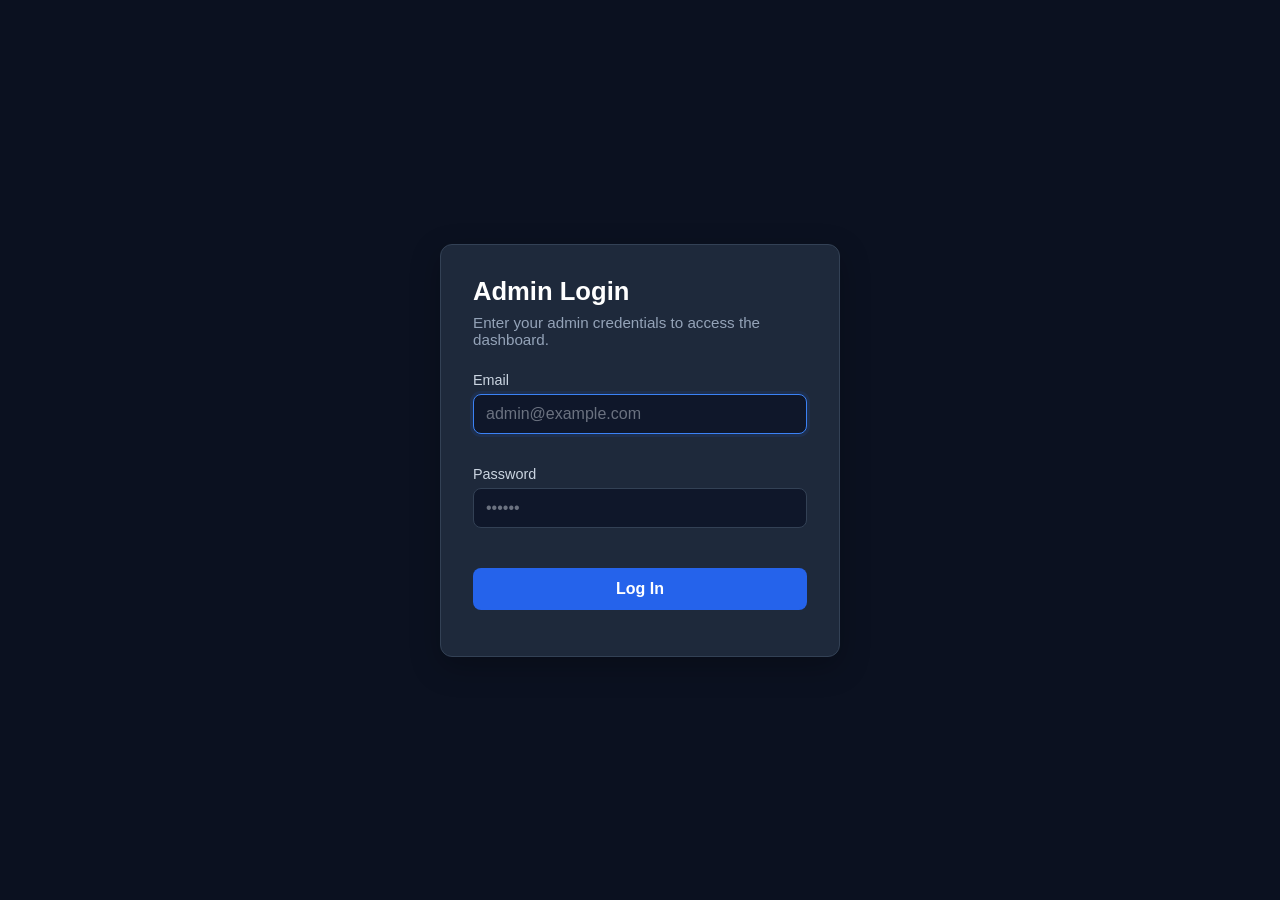
<file: app/public/admin-login.html>
<!DOCTYPE html>
<html lang="en">
<head>
    <meta charset="UTF-8">
    <meta name="viewport" content="width=device-width, initial-scale=1.0">
    <title>Admin Login — Online Compiler</title>
    <link rel="stylesheet" href="admin.css">
</head>
<body>
    <main class="login-container">
        <div class="login-card">
            <h1>Admin Login</h1>
            <p class="description">Enter your admin credentials to access the dashboard.</p>

            <form id="loginForm" class="login-form">
                <div class="form-group">
                    <label for="email">Email</label>
                    <input type="email" id="email" name="email" placeholder="admin@example.com" required autofocus>
                </div>

                <div class="form-group">
                    <label for="password">Password</label>
                    <input type="password" id="password" name="password" placeholder="••••••" required>
                </div>

                <button type="submit" class="primary">Log In</button>
            </form>

            <div id="status" class="status" role="status" aria-live="polite"></div>
        </div>
    </main>

    <script src="shared.js"></script>
    <script src="admin-login.js"></script>
</body>
</html>
</file>
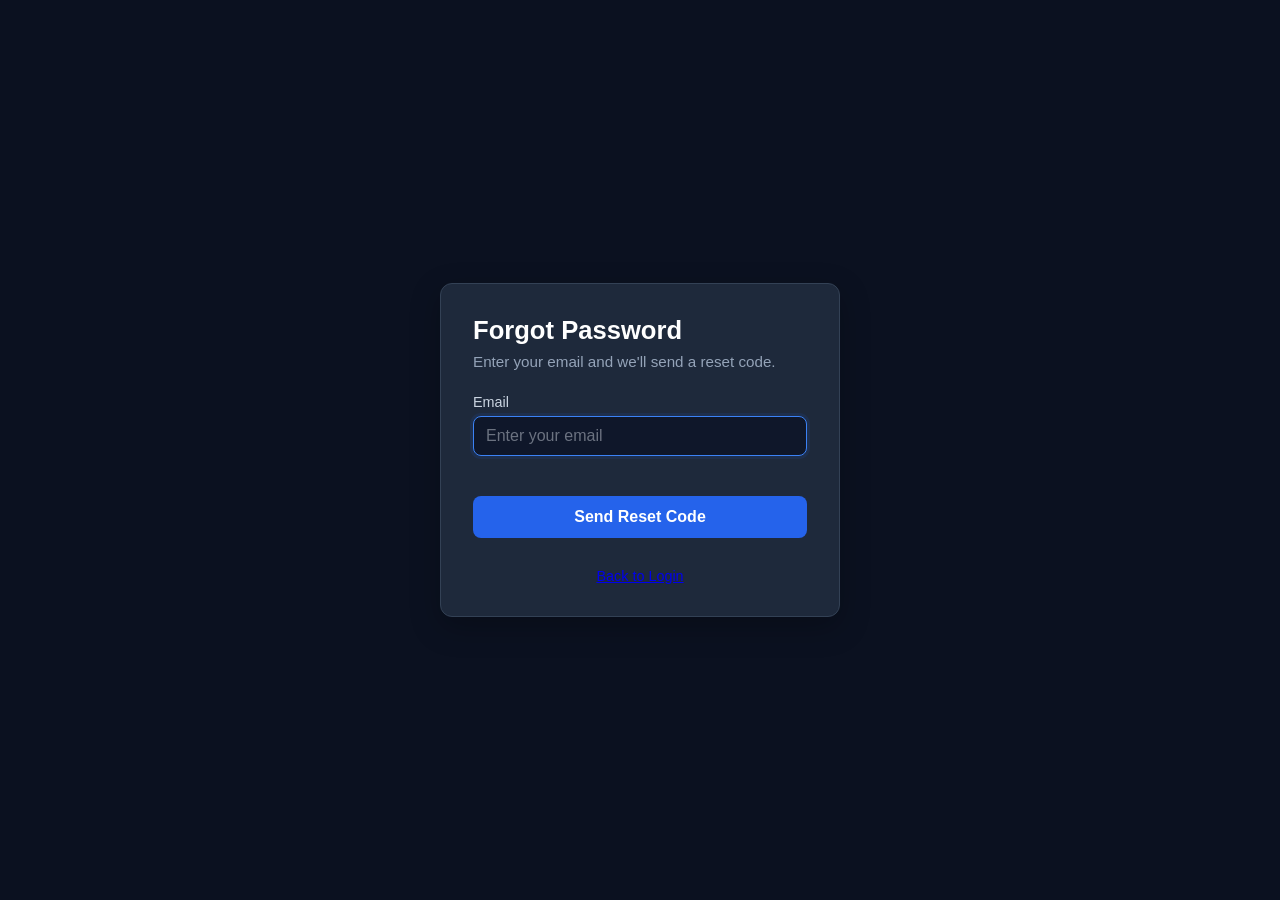
<file: app/public/student-forgot-password.html>
<!DOCTYPE html>
<html lang="en">
<head>
    <meta charset="UTF-8">
    <meta name="viewport" content="width=device-width, initial-scale=1.0">
    <title>Forgot Password — Online Compiler</title>
    <link rel="stylesheet" href="admin.css">
</head>
<body>
    <main class="login-container">
        <div class="login-card">
            <h1>Forgot Password</h1>
            <p class="description">Enter your email and we'll send a reset code.</p>
            <form id="forgotForm" class="login-form">
                <div class="form-group">
                    <label for="email">Email</label>
                    <input type="email" id="email" placeholder="Enter your email" required autofocus>
                </div>
                <button type="submit" class="primary">Send Reset Code</button>
                <p style="text-align: center; margin-top: 16px; font-size: 0.9rem;">
                    <a href="student-login.html">Back to Login</a>
                </p>
                <div id="status" class="status" role="status" aria-live="polite"></div>
            </form>
        </div>
    </main>
    <script src="student-forgot-password.js"></script>
</body>
</html>
</file>
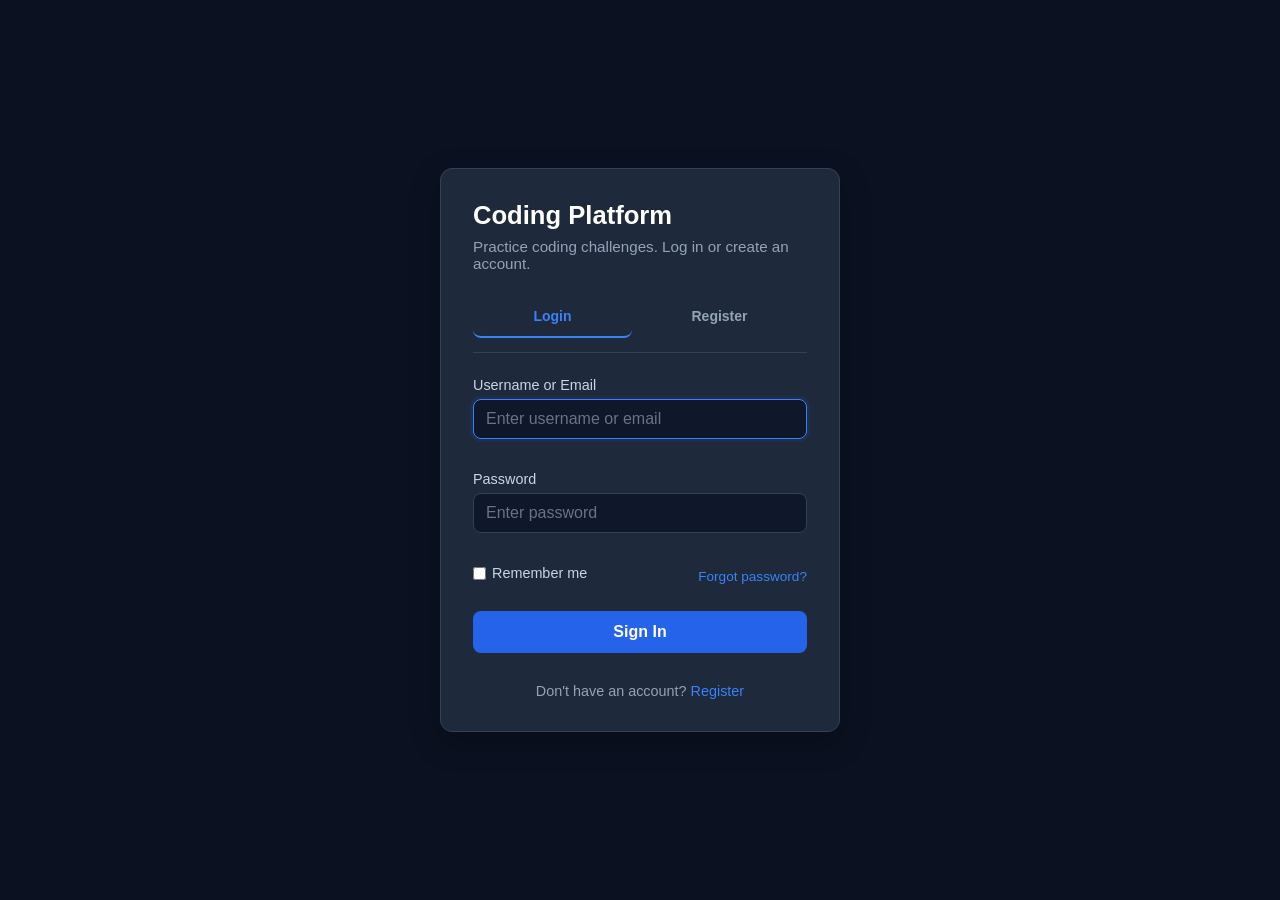
<file: app/public/student-login.html>
<!DOCTYPE html>
<html lang="en">
<head>
    <meta charset="UTF-8">
    <meta name="viewport" content="width=device-width, initial-scale=1.0">
    <title>Student Login — Online Compiler</title>
    <link rel="stylesheet" href="admin.css">
    <style>
        .tabs { display: flex; border-bottom: 1px solid #334155; margin-bottom: 24px; }
        .tab { flex: 1; padding: 12px; background: none; border: none; color: #94a3b8; cursor: pointer; border-bottom: 2px solid transparent; }
        .tab.active { color: #3b82f6; border-bottom-color: #3b82f6; }
        .tab-content { display: none; }
        .tab-content.active { display: block; }
        .form-extras { display: flex; justify-content: space-between; align-items: center; margin: 8px 0 16px; font-size: 0.85rem; color: #94a3b8; }
        .form-extras a { color: #3b82f6; text-decoration: none; }
        .form-extras a:hover { text-decoration: underline; }
        .form-extras label { display: flex; align-items: center; gap: 6px; }
        .form-extras input[type="checkbox"] { width: auto; margin: 0; }
        .switch-text { text-align: center; margin-top: 16px; color: #94a3b8; font-size: 0.9rem; }
        .switch-text a { color: #3b82f6; cursor: pointer; }
    </style>
</head>
<body>
    <main class="login-container">
        <div class="login-card">
            <h1>Coding Platform</h1>
            <p class="description">Practice coding challenges. Log in or create an account.</p>

            <div class="tabs">
                <button class="tab active" data-tab="login">Login</button>
                <button class="tab" data-tab="register">Register</button>
            </div>

            <div id="loginTab" class="tab-content active">
                <form id="loginForm" class="login-form">
                    <div class="form-group">
                        <label for="loginEmail">Username or Email</label>
                        <input type="text" id="loginEmail" placeholder="Enter username or email" required autofocus>
                    </div>
                    <div class="form-group">
                        <label for="loginPassword">Password</label>
                        <input type="password" id="loginPassword" placeholder="Enter password" required>
                    </div>
                    <div class="form-extras">
                        <label><input type="checkbox" id="rememberMe"> Remember me</label>
                        <a href="student-forgot-password.html">Forgot password?</a>
                    </div>
                    <button type="submit" class="primary">Sign In</button>
                </form>
            </div>

            <div id="registerTab" class="tab-content">
                <form id="registerForm" class="login-form">
                    <div class="form-group">
                        <label for="registerName">Full Name</label>
                        <input type="text" id="registerName" placeholder="Enter full name" required>
                    </div>
                    <div class="form-group">
                        <label for="registerEmail">Username or Email</label>
                        <input type="text" id="registerEmail" placeholder="Choose a username or email" required>
                    </div>
                    <div class="form-group">
                        <label for="registerPassword">Password</label>
                        <input type="password" id="registerPassword" placeholder="Create a password" required>
                    </div>
                    <div class="form-group">
                        <label for="registerConfirmPassword">Confirm Password</label>
                        <input type="password" id="registerConfirmPassword" placeholder="Re-enter password" required>
                    </div>
                    <button type="submit" class="primary">Register</button>
                </form>
            </div>

            <div class="switch-text" id="switchText">
                Don't have an account? <a id="switchLink" data-switch="register">Register</a>
            </div>

            <div id="status" class="status" role="status" aria-live="polite"></div>
        </div>
    </main>

    <script src="student-login.js"></script>
</body>
</html>
</file>
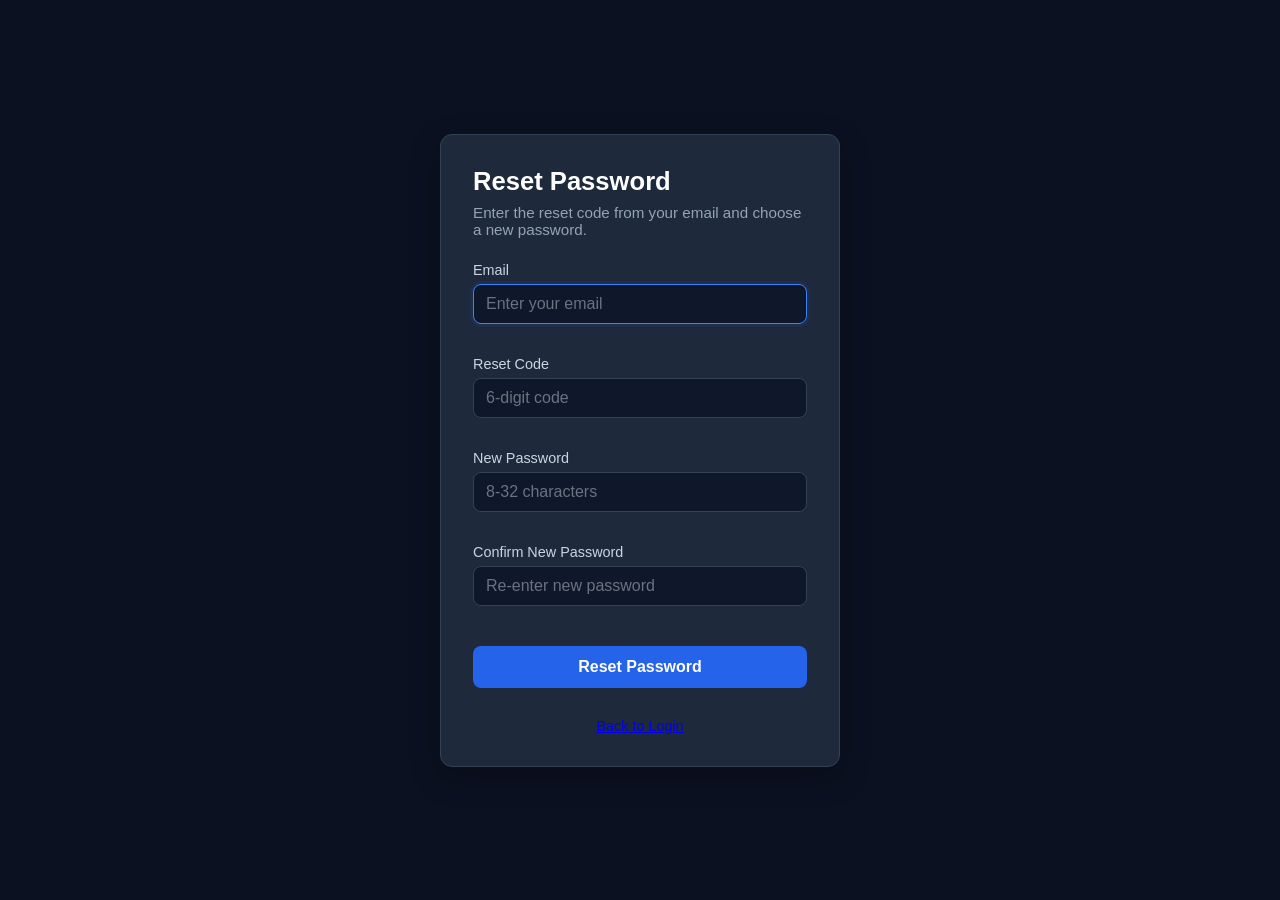
<file: app/public/student-reset-password.html>
<!DOCTYPE html>
<html lang="en">
<head>
    <meta charset="UTF-8">
    <meta name="viewport" content="width=device-width, initial-scale=1.0">
    <title>Reset Password — Online Compiler</title>
    <link rel="stylesheet" href="admin.css">
</head>
<body>
    <main class="login-container">
        <div class="login-card">
            <h1>Reset Password</h1>
            <p class="description">Enter the reset code from your email and choose a new password.</p>
            <form id="resetForm" class="login-form">
                <div class="form-group">
                    <label for="email">Email</label>
                    <input type="email" id="email" placeholder="Enter your email" required autofocus>
                </div>
                <div class="form-group">
                    <label for="otp">Reset Code</label>
                    <input type="text" id="otp" placeholder="6-digit code" required>
                </div>
                <div class="form-group">
                    <label for="newPassword">New Password</label>
                    <input type="password" id="newPassword" placeholder="8-32 characters" required>
                </div>
                <div class="form-group">
                    <label for="confirmPassword">Confirm New Password</label>
                    <input type="password" id="confirmPassword" placeholder="Re-enter new password" required>
                </div>
                <button type="submit" class="primary">Reset Password</button>
                <p style="text-align: center; margin-top: 16px; font-size: 0.9rem;">
                    <a href="student-login.html">Back to Login</a>
                </p>
                <div id="status" class="status" role="status" aria-live="polite"></div>
            </form>
        </div>
    </main>
    <script src="student-reset-password.js"></script>
</body>
</html>
</file>
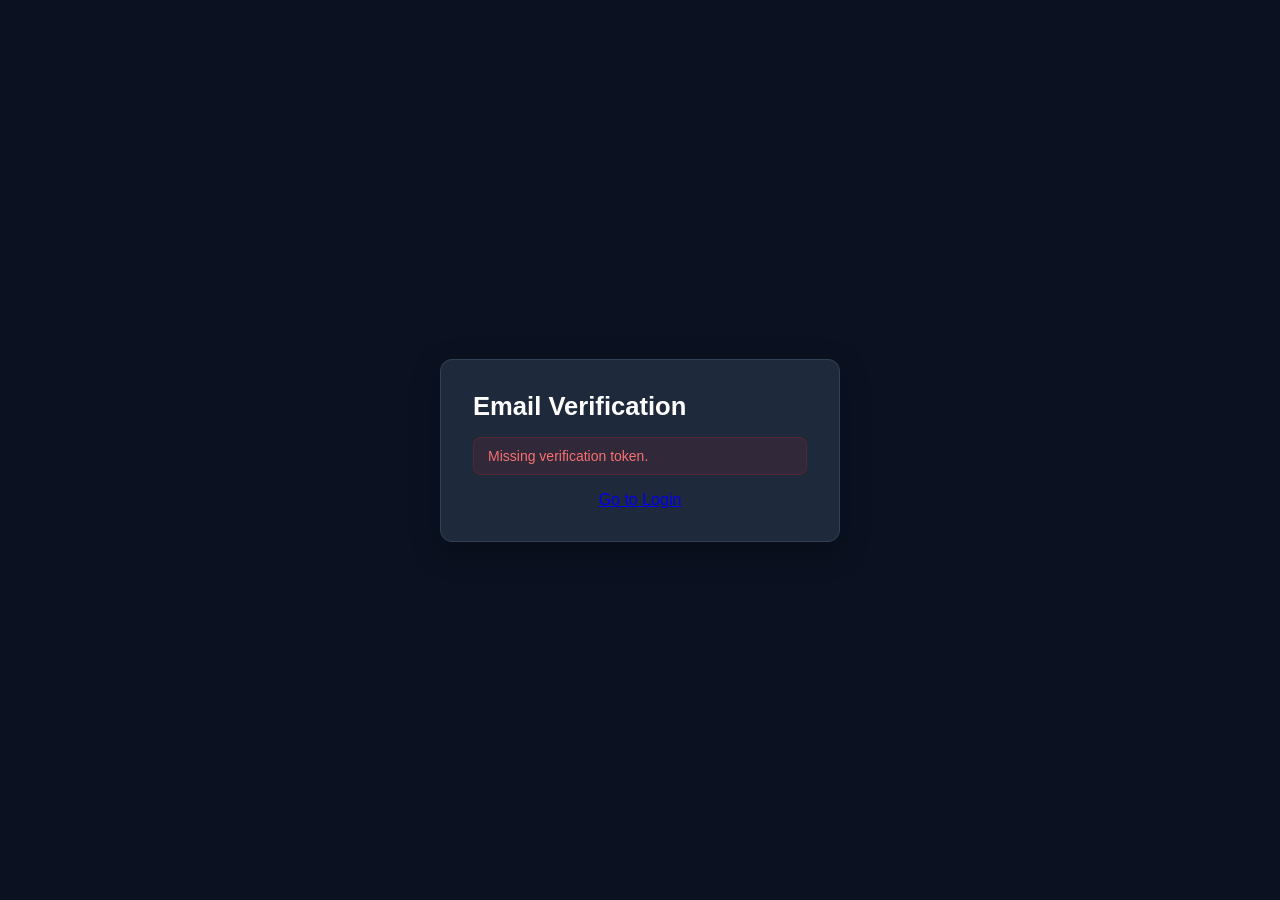
<file: app/public/student-verify.html>
<!DOCTYPE html>
<html lang="en">
<head>
    <meta charset="UTF-8">
    <meta name="viewport" content="width=device-width, initial-scale=1.0">
    <title>Email Verification — Online Compiler</title>
    <link rel="stylesheet" href="admin.css">
</head>
<body>
    <main class="login-container">
        <div class="login-card">
            <h1>Email Verification</h1>
            <p id="message" class="status">Verifying your email...</p>
            <a id="loginLink" href="student-login.html" class="primary" style="display:none; margin-top: 16px; text-align: center;">Go to Login</a>
        </div>
    </main>
    <script src="student-verify.js"></script>
</body>
</html>
</file>
<file: app/public/admin.css>
/* ===========================
   ADMIN DASHBOARD - DARK THEME
=========================== */

/* RESET & BASE */
* {
    margin: 0;
    padding: 0;
    box-sizing: border-box;
}

body {
    font-family: -apple-system, BlinkMacSystemFont, "Segoe UI", Roboto, sans-serif;
    background: #0b1120;
    color: #ffffff;
    overflow-x: hidden;
}

/* ===========================
   SCROLLBAR
=========================== */
::-webkit-scrollbar {
    width: 8px;
}

::-webkit-scrollbar-track {
    background: #111827;
}

::-webkit-scrollbar-thumb {
    background: #2563eb;
    border-radius: 20px;
}

::-webkit-scrollbar-thumb:hover {
    background: #3b82f6;
}

/* ===========================
   LAYOUT
=========================== */
.container {
    display: flex;
    min-height: 100vh;
}

/* ===========================
   SIDEBAR
=========================== */
.sidebar {
    width: 250px;
    background: #111827;
    color: #ffffff;
    height: 100vh;
    padding: 25px;
    position: fixed;
    left: 0;
    top: 0;
    overflow-y: auto;
    box-shadow: 2px 0 15px rgba(0, 0, 0, 0.3);
}

.sidebar h2 {
    color: #2563eb;
    font-size: 1.4rem;
    margin-bottom: 30px;
    font-weight: 700;
}

.sidebar ul {
    list-style: none;
    padding: 0;
}

.sidebar li {
    padding: 0;
    margin: 8px 0;
    cursor: pointer;
    border-radius: 8px;
    transition: all 0.3s ease;
    color: #94a3b8;
    font-weight: 500;
}

.sidebar a {
    display: block;
    padding: 14px 16px;
    color: inherit;
    text-decoration: none;
    border-radius: 8px;
}

.sidebar li:hover {
    background: #1f2937;
    color: #ffffff;
    transform: translateX(4px);
}

.sidebar li.active {
    background: #2563eb;
    color: #ffffff;
    box-shadow: 0 4px 12px rgba(37, 99, 235, 0.3);
}

/* ===========================
   MAIN CONTENT
=========================== */
.content {
    flex: 1;
    margin-left: 250px;
    padding: 30px 40px;
    background: #0b1120;
}

/* ===========================
   SECTIONS
=========================== */
.page {
    display: none;
    animation: fadeIn 0.3s ease;
}

.page.active {
    display: block;
}

@keyframes fadeIn {
    from {
        opacity: 0;
        transform: translateY(10px);
    }
    to {
        opacity: 1;
        transform: translateY(0);
    }
}

/* ===========================
   HEADINGS
=========================== */
h1 {
    color: #ffffff;
    font-size: 2rem;
    margin-bottom: 15px;
    font-weight: 700;
}

h2 {
    color: #ffffff;
    font-size: 1.8rem;
    margin-bottom: 25px;
    font-weight: 700;
}

h3 {
    color: #94a3b8;
    font-size: 0.95rem;
    text-transform: uppercase;
    letter-spacing: 0.5px;
    margin-bottom: 8px;
}

/* ===========================
   DASHBOARD CARDS
=========================== */
.cards {
    display: flex;
    gap: 20px;
    margin-bottom: 30px;
    flex-wrap: wrap;
}

.card {
    background: #111827;
    padding: 25px;
    border-radius: 12px;
    flex: 1;
    min-width: 200px;
    border: 1px solid rgba(255, 255, 255, 0.05);
    box-shadow: 0 10px 25px rgba(0, 0, 0, 0.2);
    transition: all 0.3s ease;
}

.card:hover {
    border-color: #2563eb;
    box-shadow: 0 15px 35px rgba(37, 99, 235, 0.1);
    transform: translateY(-2px);
}

.dashboard-header p {
    color: #94a3b8;
    margin-bottom: 25px;
}

.card h3 {
    color: #94a3b8;
    font-size: 0.85rem;
    text-transform: uppercase;
    letter-spacing: 1px;
    margin-bottom: 12px;
    font-weight: 600;
}

.card h2 {
    color: #2563eb;
    font-size: 2.5rem;
    font-weight: 700;
    margin: 0;
}

/* ===========================
   FORMS
=========================== */
input,
select,
textarea {
    width: 100%;
    padding: 12px 16px;
    margin-bottom: 14px;
    background: #1f2937;
    color: #ffffff;
    border: 1px solid #374151;
    border-radius: 8px;
    font-size: 14px;
    font-family: -apple-system, BlinkMacSystemFont, "Segoe UI", Roboto, sans-serif;
    transition: all 0.3s ease;
}

textarea {
    min-height: 80px;
    resize: vertical;
}

input:focus,
select:focus,
textarea:focus {
    outline: none;
    border-color: #2563eb;
    box-shadow: 0 0 0 3px rgba(37, 99, 235, 0.1);
    background: #111827;
}

input::placeholder,
textarea::placeholder {
    color: #6b7280;
}

/* ===========================
   BUTTONS
=========================== */
button {
    padding: 12px 20px;
    border: none;
    border-radius: 8px;
    cursor: pointer;
    font-size: 14px;
    font-weight: 600;
    transition: all 0.3s ease;
    margin-right: 8px;
    margin-bottom: 14px;
}

/* PRIMARY BUTTON */
button.primary {
    background: #2563eb;
    color: white;
}

button.primary:hover {
    background: #1d4ed8;
    transform: translateY(-2px);
    box-shadow: 0 8px 16px rgba(37, 99, 235, 0.3);
}

button.primary:active {
    transform: translateY(0);
}

/* SUCCESS BUTTON */
button.success {
    background: #16a34a;
    color: white;
}

button.success:hover {
    background: #15803d;
    transform: translateY(-2px);
    box-shadow: 0 8px 16px rgba(22, 163, 74, 0.3);
}

button.success:active {
    transform: translateY(0);
}

/* DANGER BUTTON */
button.danger {
    background: #dc2626;
    color: white;
    padding: 8px 12px;
    font-size: 13px;
}

button.danger:hover {
    background: #b91c1c;
    transform: translateY(-2px);
    box-shadow: 0 8px 16px rgba(220, 38, 38, 0.3);
}

button.danger:active {
    transform: translateY(0);
}

/* EDIT BUTTON */
button[onclick*="edit"] {
    background: #2563eb;
    color: white;
    padding: 8px 12px;
    font-size: 13px;
}

button[onclick*="edit"]:hover {
    background: #1d4ed8;
}

/* ===========================
   TABLES
=========================== */
table {
    width: 100%;
    background: #111827;
    border-collapse: collapse;
    margin-top: 20px;
    border-radius: 8px;
    overflow: hidden;
    border: 1px solid rgba(255, 255, 255, 0.05);
    box-shadow: 0 10px 25px rgba(0, 0, 0, 0.2);
}

thead {
    background: #1f2937;
}

th {
    padding: 16px;
    text-align: center;
    color: #94a3b8;
    font-weight: 600;
    text-transform: uppercase;
    font-size: 0.85rem;
    letter-spacing: 0.5px;
    border-bottom: 1px solid #374151;
}

td {
    padding: 14px 16px;
    text-align: center;
    color: #d1d5db;
    border-bottom: 1px solid rgba(255, 255, 255, 0.05);
}

tbody tr {
    transition: all 0.3s ease;
}

tbody tr:hover {
    background: #1f2937;
}

tbody tr:last-child td {
    border-bottom: none;
}

/* ===========================
   RESPONSIVE
=========================== */
@media (max-width: 1024px) {
    .sidebar {
        width: 200px;
        padding: 20px;
    }

    .content {
        margin-left: 200px;
        padding: 20px 25px;
    }

    .cards {
        gap: 15px;
    }

    .card {
        min-width: 150px;
    }
}

@media (max-width: 768px) {
    .container {
        flex-direction: column;
    }

    .sidebar {
        width: 100%;
        height: auto;
        position: relative;
        padding: 15px;
        box-shadow: 0 2px 10px rgba(0, 0, 0, 0.2);
    }

    .sidebar ul {
        display: flex;
        gap: 10px;
        overflow-x: auto;
        flex-wrap: wrap;
    }

    .sidebar li {
        white-space: nowrap;
        margin: 0;
    }

    .content {
        margin-left: 0;
        padding: 20px;
    }

    .cards {
        flex-direction: column;
    }

    .card {
        width: 100%;
    }

    input,
    select {
        width: 100%;
    }

    table {
        font-size: 0.9rem;
    }

    th,
    td {
        padding: 10px;
    }

    button {
        padding: 10px 14px;
        font-size: 13px;
        margin-right: 4px;
    }
}

@media (max-width: 480px) {
    .sidebar {
        padding: 10px;
    }

    .sidebar h2 {
        font-size: 1.1rem;
        margin-bottom: 15px;
    }

    .content {
        padding: 15px;
    }

    h2 {
        font-size: 1.4rem;
        margin-bottom: 15px;
    }

    .card {
        padding: 15px;
    }

    .card h2 {
        font-size: 1.8rem;
    }

    table {
        font-size: 0.8rem;
    }

    th,
    td {
        padding: 8px;
    }

    button {
        padding: 8px 10px;
        font-size: 12px;
    }
}

/* ===========================
   STATUS / QUESTION DETAIL
=========================== */
.status {
    padding: 10px 14px;
    border-radius: 8px;
    margin-bottom: 14px;
    font-size: 14px;
}

.status:empty {
    display: none;
}

.status-ok {
    background: rgba(22, 163, 74, 0.1);
    color: #4ade80;
    border: 1px solid rgba(22, 163, 74, 0.2);
}

.status-error {
    background: rgba(220, 38, 38, 0.1);
    color: #f87171;
    border: 1px solid rgba(220, 38, 38, 0.2);
}

.question-description {
    color: #d1d5db;
    line-height: 1.6;
    white-space: pre-wrap;
}

.question-meta {
    display: flex;
    gap: 24px;
    flex-wrap: wrap;
    color: #94a3b8;
    margin-top: 20px;
}

.question-meta strong {
    color: #ffffff;
}

/* ===========================
   LOGIN
=========================== */
.login-container {
    display: flex;
    align-items: center;
    justify-content: center;
    min-height: 100vh;
    padding: 20px;
}

.login-card {
    width: 100%;
    max-width: 400px;
    background: #1e293b;
    border: 1px solid #334155;
    border-radius: 12px;
    padding: 32px;
    box-shadow: 0 10px 30px rgba(0, 0, 0, 0.25);
}

.login-card h1 {
    margin: 0 0 8px 0;
    font-size: 1.6rem;
    color: #ffffff;
}

.login-card .description {
    color: #94a3b8;
    margin-bottom: 24px;
    font-size: 0.95rem;
}

.login-form .form-group {
    margin-bottom: 18px;
}

.login-form label {
    display: block;
    margin-bottom: 6px;
    color: #cbd5e1;
    font-size: 0.9rem;
}

.login-form input {
    width: 100%;
    padding: 10px 12px;
    border: 1px solid #334155;
    border-radius: 8px;
    background: #0f172a;
    color: #f8fafc;
    font-size: 1rem;
    box-sizing: border-box;
}

.login-form input:focus {
    outline: none;
    border-color: #3b82f6;
}

.login-form button {
    width: 100%;
    margin-top: 8px;
    padding: 12px;
    font-size: 1rem;
}

.login-card .hint {
    color: #64748b;
    font-size: 0.85rem;
    margin-top: 18px;
    text-align: center;
}

.login-card .status {
    margin-top: 16px;
    margin-bottom: 0;
}

/* Toggle switch for boolean options (Published, Hidden) */
.toggle {
    display: inline-flex;
    align-items: center;
    cursor: pointer;
    user-select: none;
    color: #e2e8f0;
    font-weight: 500;
}

.toggle input {
    position: absolute;
    opacity: 0;
    width: 0;
    height: 0;
}

.toggle .slider {
    width: 44px;
    height: 24px;
    background: #475569;
    border-radius: 24px;
    position: relative;
    margin-right: 12px;
    transition: 0.2s;
    flex-shrink: 0;
}

.toggle .slider::before {
    content: "";
    position: absolute;
    width: 18px;
    height: 18px;
    background: #fff;
    border-radius: 50%;
    top: 3px;
    left: 3px;
    transition: 0.2s;
}

.toggle input:checked + .slider {
    background: #4ade80;
}

.toggle input:checked + .slider::before {
    transform: translateX(20px);
}
</file>
